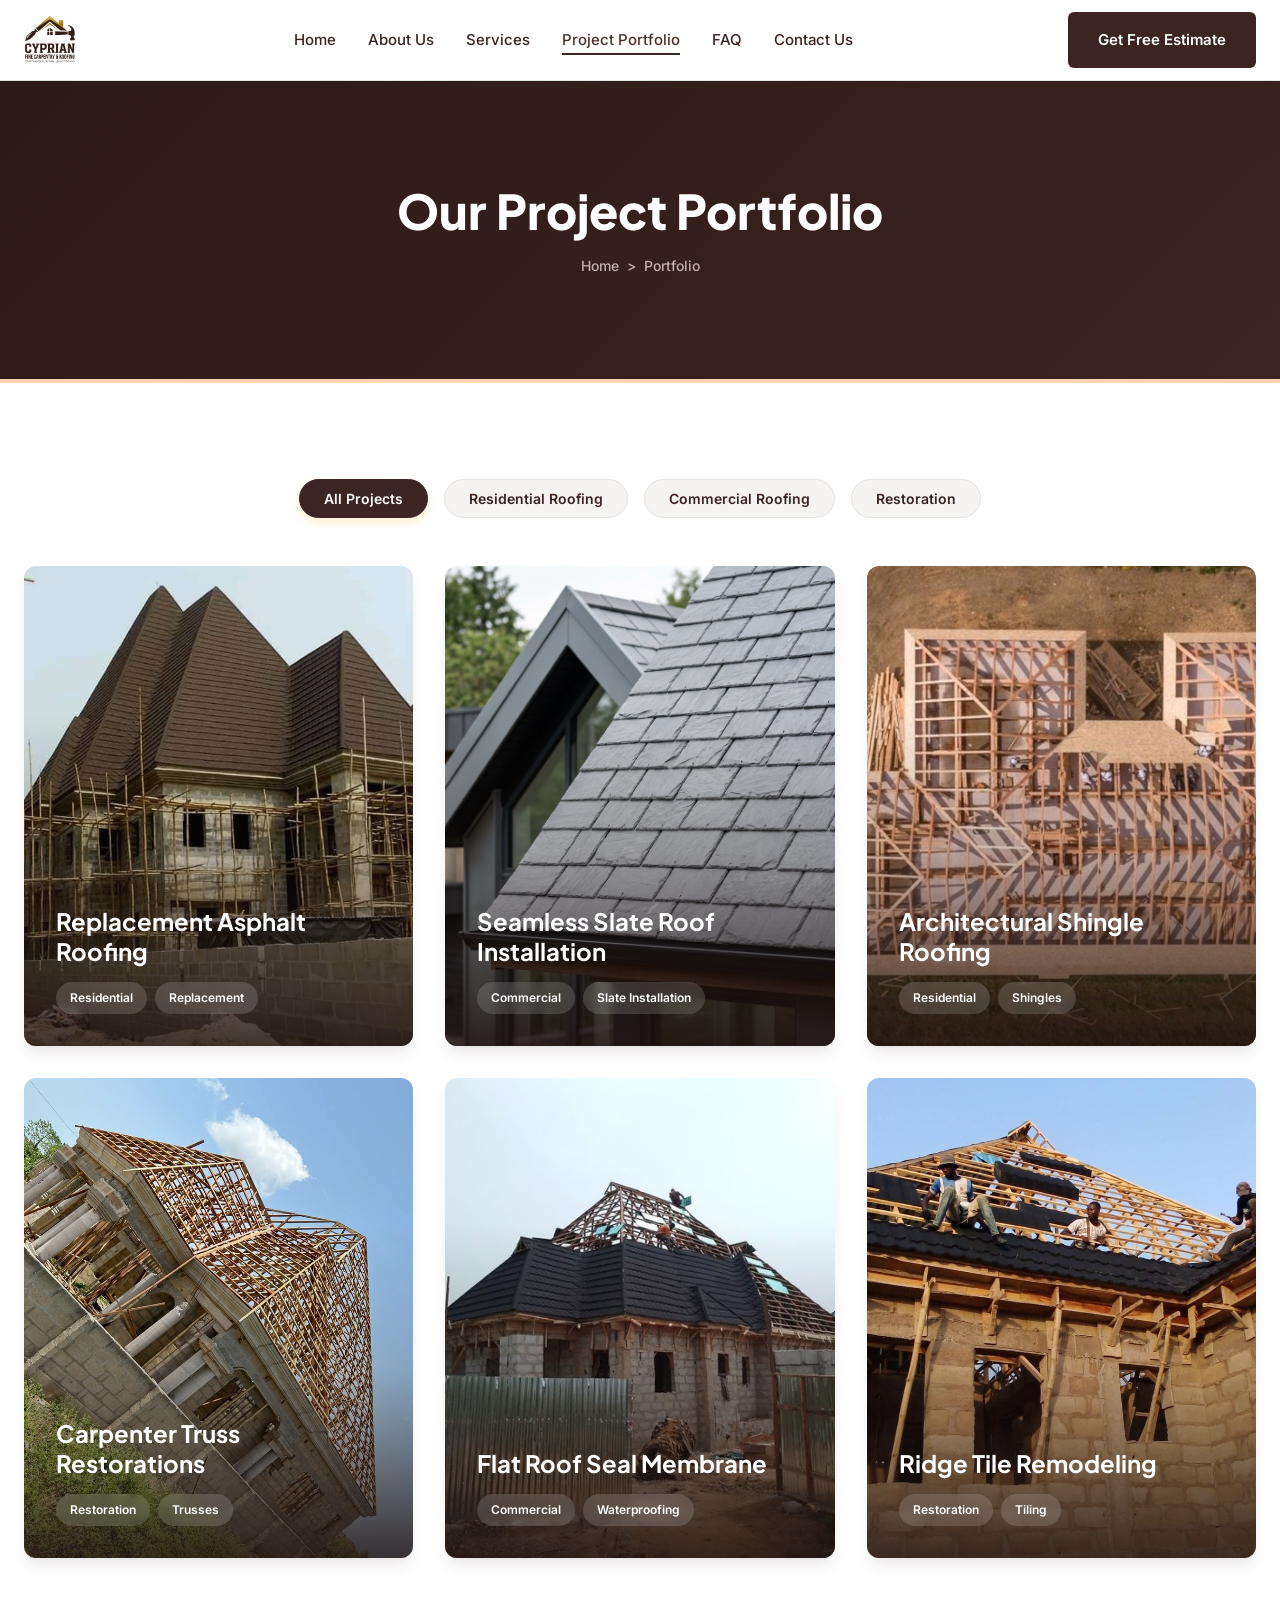
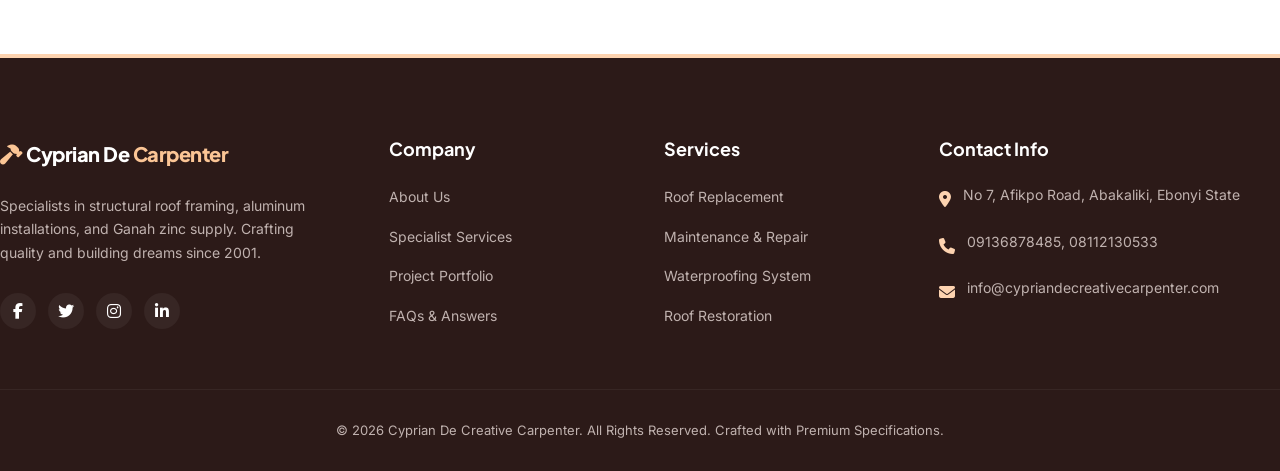
<file: portfolio.html>
<!DOCTYPE html>
<html lang="en">
<head>
  <meta charset="UTF-8">
  <meta name="viewport" content="width=device-width, initial-scale=1.0">
  <title>Project Portfolio | Cyprian De Creative Carpenter</title>
  <meta name="description" content="View past roofing and structural carpentry projects executed by Cyprian De Creative Carpenter. Filter through residential, commercial and custom restoration systems.">
  
  <link rel="stylesheet" href="css/style.css">
  <link rel="stylesheet" href="https://cdnjs.cloudflare.com/ajax/libs/font-awesome/6.4.0/css/all.min.css">
  
  <!-- Favicon -->
  <link rel="icon" type="image/png" href="assets/logo.png">
  
  <style>
    /* Portfolio Filter Styles */
    .filter-group {
      display: flex;
      justify-content: center;
      gap: 16px;
      margin-bottom: 48px;
      flex-wrap: wrap;
    }
    
    .filter-btn {
      padding: 10px 24px;
      background-color: var(--light-bg);
      border: 1px solid var(--light-gray);
      color: var(--text-dark);
      font-weight: 600;
      font-size: 14px;
      border-radius: var(--radius-full);
      cursor: pointer;
      transition: var(--transition);
    }
    
    .filter-btn:hover, .filter-btn.active {
      background-color: var(--primary);
      border-color: var(--primary);
      color: var(--white);
      box-shadow: 0 4px 10px rgba(245, 158, 11, 0.2);
    }
    
    .portfolio-grid-full {
      display: grid;
      grid-template-columns: repeat(3, 1fr);
      gap: 32px;
    }
    
    /* Animation for filtering */
    .portfolio-item {
      display: block;
      transition: opacity 0.4s ease, transform 0.4s ease;
    }
    
    .portfolio-item.hidden {
      display: none;
      opacity: 0;
      transform: scale(0.9);
    }
    
    @media (max-width: 992px) {
      .portfolio-grid-full {
        grid-template-columns: repeat(2, 1fr);
      }
    }
    
    @media (max-width: 576px) {
      .portfolio-grid-full {
        grid-template-columns: 1fr;
      }
    }
  </style>
</head>
<body>

  <!-- 1. Global Navigation Bar (Header) -->
  <header class="header">
    <div class="container nav-container">
      <a href="index.html" class="logo" id="header-logo">
        <img src="assets/logo.png" alt="Cyprian Cyprian De Creative Carpenter Logo" class="logo-img" onerror="this.style.display='none'; document.getElementById('logo-fallback').style.display='block';">
        <div id="logo-fallback" style="display: none;">
          <span class="logo-text"><i class="fa-solid fa-hammer logo-accent"></i> Cyprian De <span class="logo-accent">Carpenter</span></span>
        </div>
      </a>
      
      <ul class="nav-menu">
        <li><a href="index.html" class="nav-link">Home</a></li>
        <li><a href="about.html" class="nav-link">About Us</a></li>
        <li><a href="services.html" class="nav-link">Services</a></li>
        <li><a href="portfolio.html" class="nav-link active">Project Portfolio</a></li>
        <li><a href="index.html#faq-section" class="nav-link">FAQ</a></li>
        <li><a href="contact.html" class="nav-link">Contact Us</a></li>
      </ul>

      <a href="contact.html" class="btn btn-primary" id="nav-cta-btn">Get Free Estimate</a>

      <button class="nav-hamburger" aria-label="Toggle Navigation">
        <span></span>
        <span></span>
        <span></span>
      </button>
    </div>
  </header>

  <!-- 2. Inner Hero Header -->
  <section class="inner-hero">
    <div class="container">
      <h1 class="inner-hero-title">Our Project Portfolio</h1>
      <div class="inner-hero-breadcrumbs">
        <a href="index.html">Home</a> &gt; <span>Portfolio</span>
      </div>
    </div>
  </section>

  <!-- 3. Filterable Gallery -->
  <section class="section-padding">
    <div class="container">
      
      <!-- Filter Controls -->
      <div class="filter-group">
        <button class="filter-btn active" data-filter="all">All Projects</button>
        <button class="filter-btn" data-filter="residential">Residential Roofing</button>
        <button class="filter-btn" data-filter="commercial">Commercial Roofing</button>
        <button class="filter-btn" data-filter="restoration">Restoration</button>
      </div>

      <!-- Portfolio Grid -->
      <div class="portfolio-grid-full">
        <!-- Item 1: Residential Asphalt -->
        <div class="portfolio-item portfolio-card" data-category="residential">
          <img src="assets/Roofing company_ Stone coated roofing sales and installation.jpg" alt="Replacement Asphalt Roofing">
          <div class="portfolio-overlay">
            <h3 class="portfolio-card-title">Replacement Asphalt Roofing</h3>
            <div class="portfolio-tags">
              <span class="portfolio-tag">Residential</span>
              <span class="portfolio-tag">Replacement</span>
            </div>
          </div>
        </div>

        <!-- Item 2: Commercial Slate -->
        <div class="portfolio-item portfolio-card" data-category="commercial">
          <img src="assets/portfolio_slate.png" alt="Seamless Slate Roof Installation">
          <div class="portfolio-overlay">
            <h3 class="portfolio-card-title">Seamless Slate Roof Installation</h3>
            <div class="portfolio-tags">
              <span class="portfolio-tag">Commercial</span>
              <span class="portfolio-tag">Slate Installation</span>
            </div>
          </div>
        </div>

        <!-- Item 3: Residential Shingles -->
        <div class="portfolio-item portfolio-card" data-category="residential">
          <img src="assets/download (8).jpg" alt="Architectural Shingle Roofing">
          <div class="portfolio-overlay">
            <h3 class="portfolio-card-title">Architectural Shingle Roofing</h3>
            <div class="portfolio-tags">
              <span class="portfolio-tag">Residential</span>
              <span class="portfolio-tag">Shingles</span>
            </div>
          </div>
        </div>

        <!-- Item 4: Restoration Rotting Timber -->
        <div class="portfolio-item portfolio-card" data-category="restoration">
          <img src="assets/download (9).jpg" alt="Rotting Structural Joint Repair">
          <div class="portfolio-overlay">
            <h3 class="portfolio-card-title">Carpenter Truss Restorations</h3>
            <div class="portfolio-tags">
              <span class="portfolio-tag">Restoration</span>
              <span class="portfolio-tag">Trusses</span>
            </div>
          </div>
        </div>

        <!-- Item 5: Commercial Flat Roof Sealing -->
        <div class="portfolio-item portfolio-card" data-category="commercial">
          <img src="assets/download (12).jpg" alt="Commercial Flat Roof Waterproofing">
          <div class="portfolio-overlay">
            <h3 class="portfolio-card-title">Flat Roof Seal Membrane</h3>
            <div class="portfolio-tags">
              <span class="portfolio-tag">Commercial</span>
              <span class="portfolio-tag">Waterproofing</span>
            </div>
          </div>
        </div>

        <!-- Item 6: Residential Ridge Restorations -->
        <div class="portfolio-item portfolio-card" data-category="restoration">
          <img src="assets/download (11).jpg" alt="Asphalt Ridge Coating">
          <div class="portfolio-overlay">
            <h3 class="portfolio-card-title">Ridge Tile Remodeling</h3>
            <div class="portfolio-tags">
              <span class="portfolio-tag">Restoration</span>
              <span class="portfolio-tag">Tiling</span>
            </div>
          </div>
        </div>
      </div>
    </div>
  </section>

  <!-- 4. Global Institutional Footer -->
  <footer class="footer">
    <div class="container footer-top">
      <div class="footer-brand">
        <a href="index.html" class="logo" style="margin-bottom: 24px; display: inline-block;">
          <span class="logo-text" style="color: var(--white);"><i class="fa-solid fa-hammer logo-accent"></i> Cyprian De <span class="logo-accent">Carpenter</span></span>
        </a>
        <p class="footer-statement">Specialists in structural roof framing, aluminum installations, and Ganah zinc supply. Crafting quality and building dreams since 2001.</p>
        <div class="footer-socials">
          <a href="#" class="footer-social-link"><i class="fa-brands fa-facebook-f"></i></a>
          <a href="#" class="footer-social-link"><i class="fa-brands fa-twitter"></i></a>
          <a href="#" class="footer-social-link"><i class="fa-brands fa-instagram"></i></a>
          <a href="#" class="footer-social-link"><i class="fa-brands fa-linkedin-in"></i></a>
        </div>
      </div>

      <div>
        <h4 class="footer-col-title">Company</h4>
        <ul class="footer-links">
          <li><a href="about.html" class="footer-link">About Us</a></li>
          <li><a href="services.html" class="footer-link">Specialist Services</a></li>
          <li><a href="portfolio.html" class="footer-link">Project Portfolio</a></li>
          <li><a href="index.html#faq-section" class="footer-link">FAQs & Answers</a></li>
        </ul>
      </div>

      <div>
        <h4 class="footer-col-title">Services</h4>
        <ul class="footer-links">
          <li><a href="services.html#roof-replacement" class="footer-link">Roof Replacement</a></li>
          <li><a href="services.html#maintenance-repair" class="footer-link">Maintenance & Repair</a></li>
          <li><a href="services.html#waterproofing" class="footer-link">Waterproofing System</a></li>
          <li><a href="services.html#roof-restoration" class="footer-link">Roof Restoration</a></li>
        </ul>
      </div>

      <div>
        <h4 class="footer-col-title">Contact Info</h4>
        <div class="footer-contact-item">
          <span class="footer-contact-icon"><i class="fa-solid fa-location-dot"></i></span>
          <span class="footer-contact-text">No 7, Afikpo Road, Abakaliki, Ebonyi State</span>
        </div>
        <div class="footer-contact-item">
          <span class="footer-contact-icon"><i class="fa-solid fa-phone"></i></span>
          <span class="footer-contact-text">09136878485, 08112130533</span>
        </div>
        <div class="footer-contact-item">
          <span class="footer-contact-icon"><i class="fa-solid fa-envelope"></i></span>
          <span class="footer-contact-text">info@cypriandecreativecarpenter.com</span>
        </div>
      </div>
    </div>

    <div class="footer-bottom">
      <div class="container">
        <p>&copy; 2026 Cyprian De Creative Carpenter. All Rights Reserved. Crafted with Premium Specifications.</p>
      </div>
    </div>
  </footer>

  <script src="js/main.js"></script>
  
  <script>
    // Portfolio Filtering Script
    document.addEventListener('DOMContentLoaded', () => {
      const filterBtns = document.querySelectorAll('.filter-btn');
      const portfolioItems = document.querySelectorAll('.portfolio-item');
      
      filterBtns.forEach(btn => {
        btn.addEventListener('click', () => {
          // Remove active class from all buttons
          filterBtns.forEach(b => b.classList.remove('active'));
          // Add active class to clicked button
          btn.classList.add('active');
          
          const filterValue = btn.getAttribute('data-filter');
          
          portfolioItems.forEach(item => {
            const category = item.getAttribute('data-category');
            if (filterValue === 'all' || category === filterValue) {
              item.classList.remove('hidden');
            } else {
              item.classList.add('hidden');
            }
          });
        });
      });
    });
  </script>
</body>
</html>
</file>
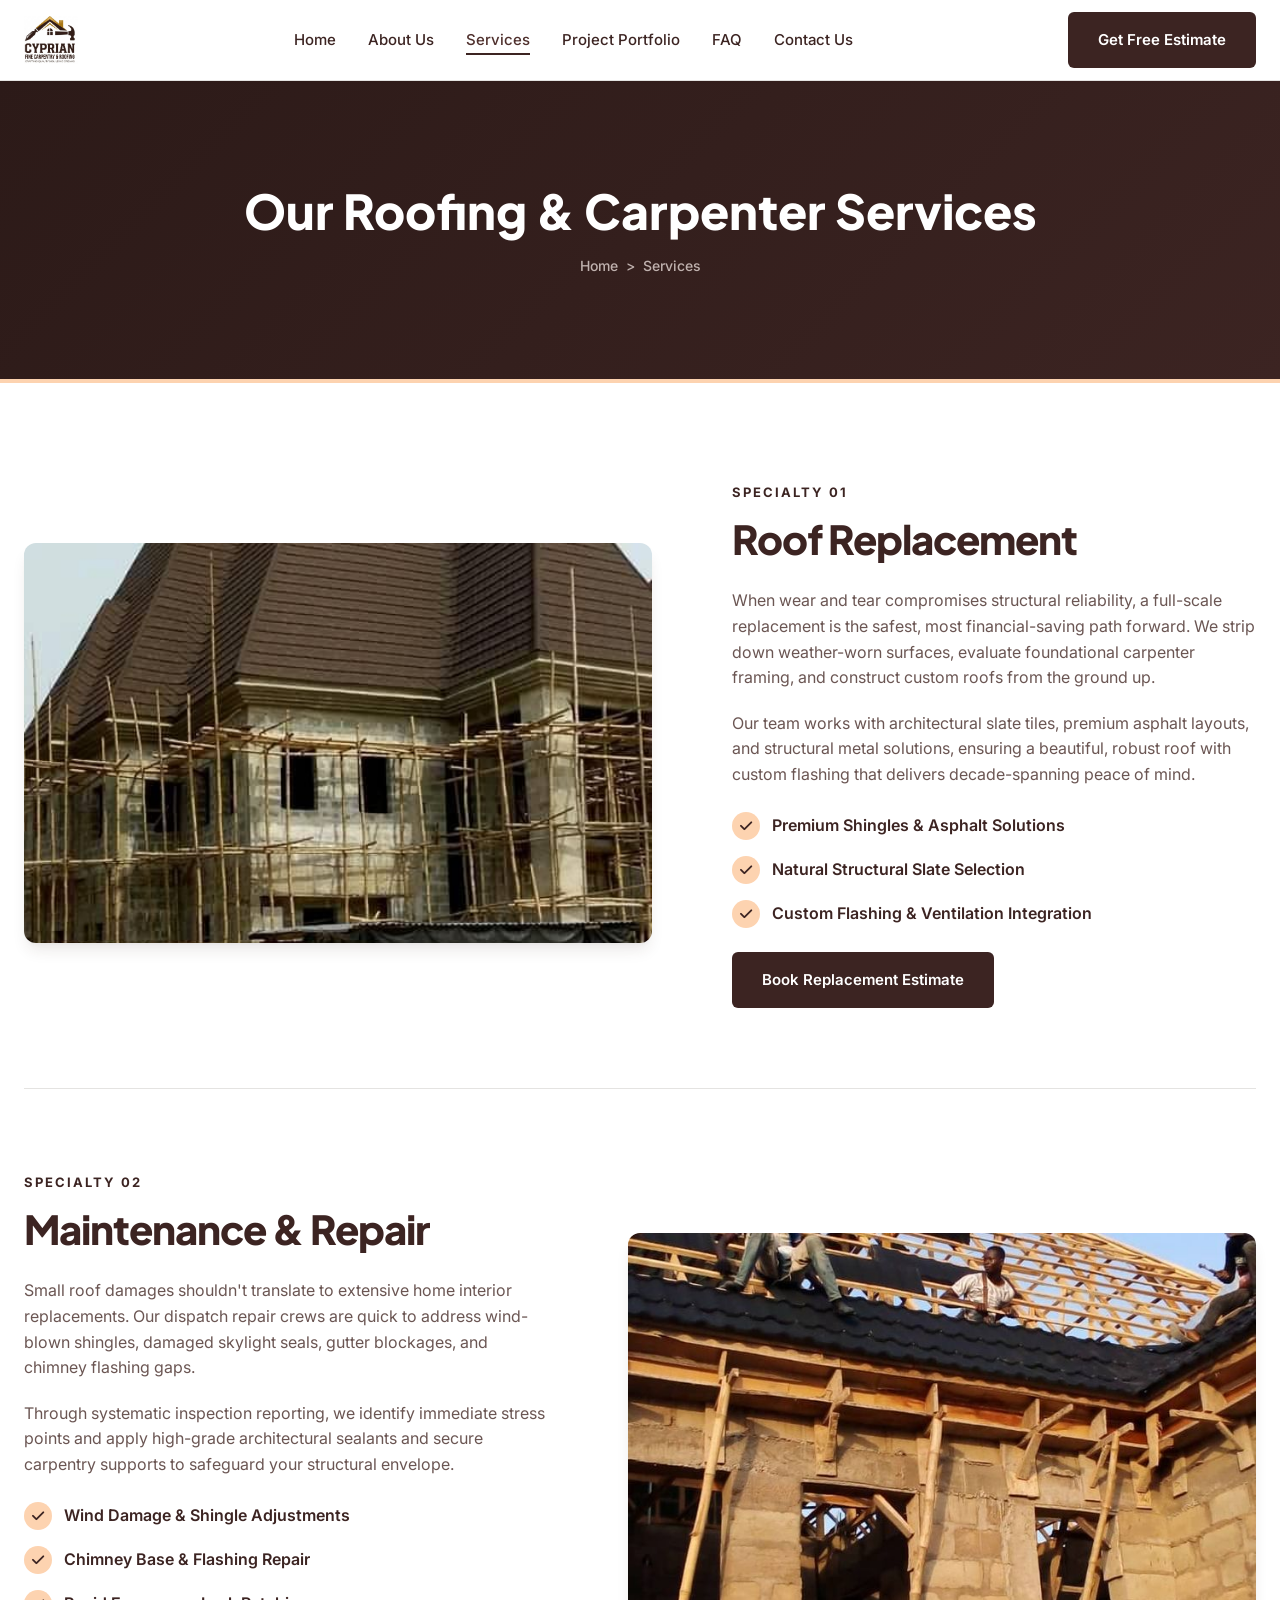
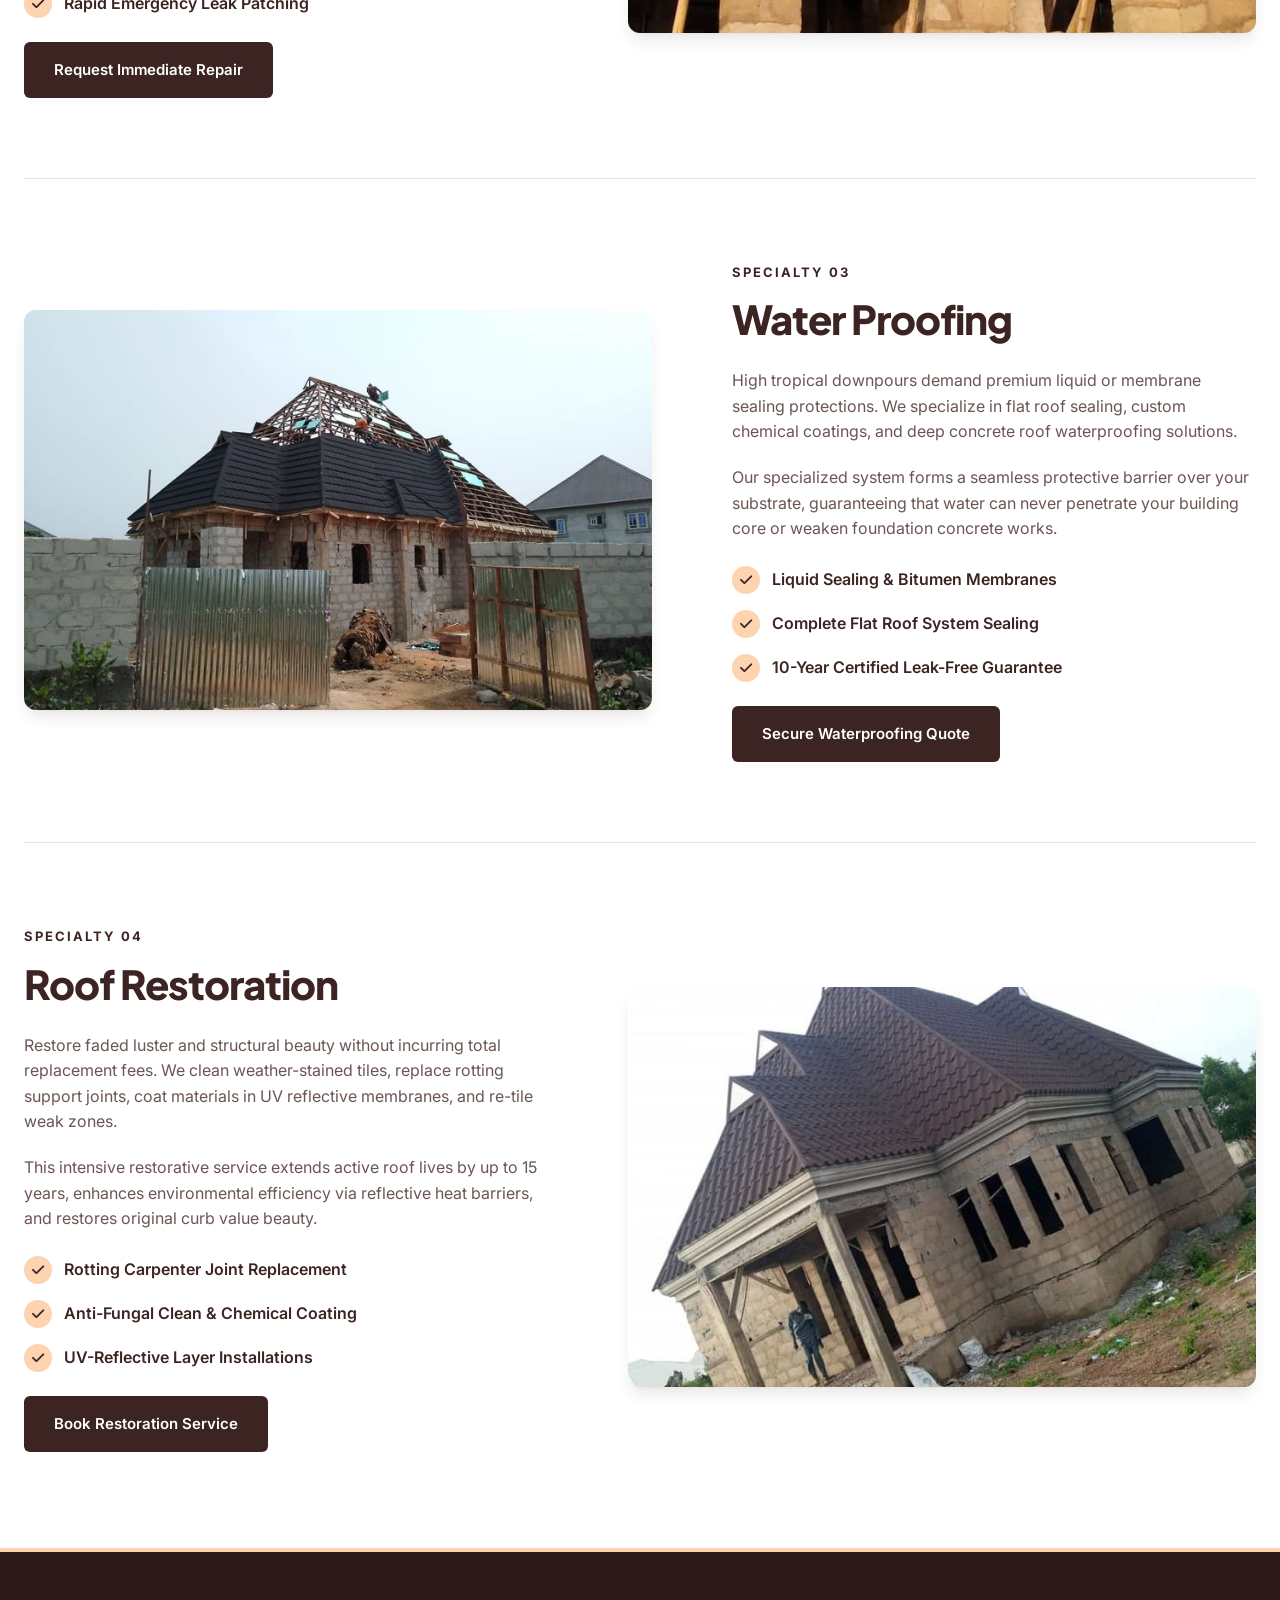
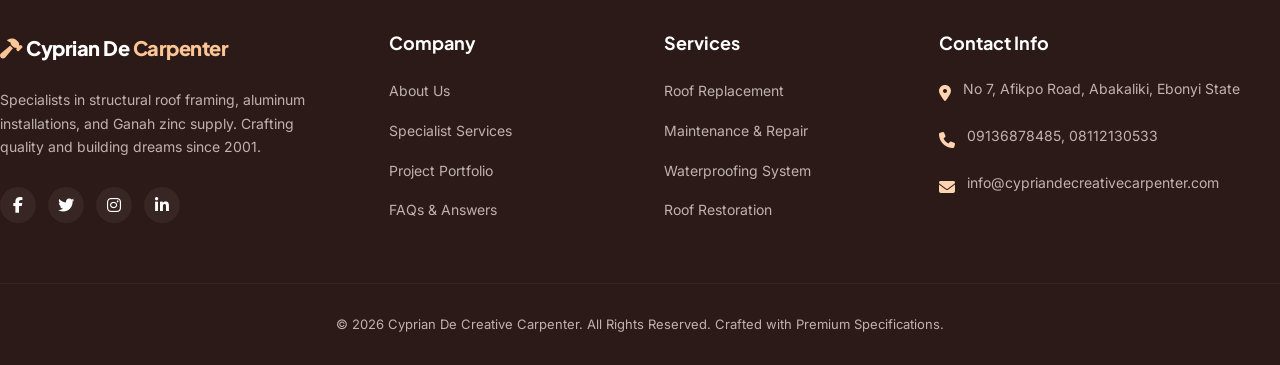
<file: services.html>
<!DOCTYPE html>
<html lang="en">
<head>
  <meta charset="UTF-8">
  <meta name="viewport" content="width=device-width, initial-scale=1.0">
  <title>Our Services | Cyprian De Creative Carpenter</title>
  <meta name="description" content="Explore specialized architectural and roofing services by Cyprian De Creative Carpenter. Detailed deep-dive into replacement, repairs, waterproofing and restoration.">
  
  <link rel="stylesheet" href="css/style.css">
  <link rel="stylesheet" href="https://cdnjs.cloudflare.com/ajax/libs/font-awesome/6.4.0/css/all.min.css">
  
  <!-- Favicon -->
  <link rel="icon" type="image/png" href="assets/logo.png">
</head>
<body>

  <!-- 1. Global Navigation Bar (Header) -->
  <header class="header">
    <div class="container nav-container">
      <a href="index.html" class="logo" id="header-logo">
        <img src="assets/logo.png" alt="Cyprian Cyprian De Creative Carpenter Logo" class="logo-img" onerror="this.style.display='none'; document.getElementById('logo-fallback').style.display='block';">
        <div id="logo-fallback" style="display: none;">
          <span class="logo-text"><i class="fa-solid fa-hammer logo-accent"></i> Cyprian De <span class="logo-accent">Carpenter</span></span>
        </div>
      </a>
      
      <ul class="nav-menu">
        <li><a href="index.html" class="nav-link">Home</a></li>
        <li><a href="about.html" class="nav-link">About Us</a></li>
        <li><a href="services.html" class="nav-link active">Services</a></li>
        <li><a href="portfolio.html" class="nav-link">Project Portfolio</a></li>
        <li><a href="index.html#faq-section" class="nav-link">FAQ</a></li>
        <li><a href="contact.html" class="nav-link">Contact Us</a></li>
      </ul>

      <a href="contact.html" class="btn btn-primary" id="nav-cta-btn">Get Free Estimate</a>

      <button class="nav-hamburger" aria-label="Toggle Navigation">
        <span></span>
        <span></span>
        <span></span>
      </button>
    </div>
  </header>

  <!-- 2. Inner Hero Header -->
  <section class="inner-hero">
    <div class="container">
      <h1 class="inner-hero-title">Our Roofing & Carpenter Services</h1>
      <div class="inner-hero-breadcrumbs">
        <a href="index.html">Home</a> &gt; <span>Services</span>
      </div>
    </div>
  </section>

  <!-- 3. Services Deep-Dive -->
  <section class="section-padding">
    <div class="container" style="display: flex; flex-direction: column; gap: 80px;">
      
      <!-- Service 1: Roof Replacement -->
      <div class="intro-grid" id="roof-replacement">
        <div class="service-media">
          <img src="assets/Roofing company_ Stone coated roofing sales and installation.jpg" alt="Roof Replacement" style="border-radius: var(--radius-md); box-shadow: var(--shadow-lg); width: 100%; height: 400px; object-fit: cover;">
        </div>
        <div>
          <span class="section-label">SPECIALTY 01</span>
          <h2 class="section-title">Roof Replacement</h2>
          <p class="intro-text" style="margin-bottom: 20px;">When wear and tear compromises structural reliability, a full-scale replacement is the safest, most financial-saving path forward. We strip down weather-worn surfaces, evaluate foundational carpenter framing, and construct custom roofs from the ground up.</p>
          <p class="intro-text" style="margin-bottom: 24px;">Our team works with architectural slate tiles, premium asphalt layouts, and structural metal solutions, ensuring a beautiful, robust roof with custom flashing that delivers decade-spanning peace of mind.</p>
          
          <ul class="checklist" style="margin-bottom: 24px;">
            <li class="checklist-item"><span class="checklist-icon"><i class="fa-solid fa-check"></i></span> Premium Shingles & Asphalt Solutions</li>
            <li class="checklist-item"><span class="checklist-icon"><i class="fa-solid fa-check"></i></span> Natural Structural Slate Selection</li>
            <li class="checklist-item"><span class="checklist-icon"><i class="fa-solid fa-check"></i></span> Custom Flashing & Ventilation Integration</li>
          </ul>
          <a href="contact.html?service=replacement" class="btn btn-primary">Book Replacement Estimate</a>
        </div>
      </div>

      <hr style="border: 0; border-top: 1px solid var(--light-gray);">

      <!-- Service 2: Maintenance & Repair -->
      <div class="intro-grid" id="maintenance-repair" style="direction: rtl;">
        <div class="service-media" style="direction: ltr;">
          <img src="assets/download (11).jpg" alt="Maintenance & Repair" style="border-radius: var(--radius-md); box-shadow: var(--shadow-lg); width: 100%; height: 400px; object-fit: cover;">
        </div>
        <div style="direction: ltr;">
          <span class="section-label">SPECIALTY 02</span>
          <h2 class="section-title">Maintenance & Repair</h2>
          <p class="intro-text" style="margin-bottom: 20px;">Small roof damages shouldn't translate to extensive home interior replacements. Our dispatch repair crews are quick to address wind-blown shingles, damaged skylight seals, gutter blockages, and chimney flashing gaps.</p>
          <p class="intro-text" style="margin-bottom: 24px;">Through systematic inspection reporting, we identify immediate stress points and apply high-grade architectural sealants and secure carpentry supports to safeguard your structural envelope.</p>
          
          <ul class="checklist" style="margin-bottom: 24px;">
            <li class="checklist-item"><span class="checklist-icon"><i class="fa-solid fa-check"></i></span> Wind Damage & Shingle Adjustments</li>
            <li class="checklist-item"><span class="checklist-icon"><i class="fa-solid fa-check"></i></span> Chimney Base & Flashing Repair</li>
            <li class="checklist-item"><span class="checklist-icon"><i class="fa-solid fa-check"></i></span> Rapid Emergency Leak Patching</li>
          </ul>
          <a href="contact.html?service=repair" class="btn btn-primary">Request Immediate Repair</a>
        </div>
      </div>

      <hr style="border: 0; border-top: 1px solid var(--light-gray);">

      <!-- Service 3: Water Proofing -->
      <div class="intro-grid" id="waterproofing">
        <div class="service-media">
          <img src="assets/download (12).jpg" alt="Water Proofing" style="border-radius: var(--radius-md); box-shadow: var(--shadow-lg); width: 100%; height: 400px; object-fit: cover;">
        </div>
        <div>
          <span class="section-label">SPECIALTY 03</span>
          <h2 class="section-title">Water Proofing</h2>
          <p class="intro-text" style="margin-bottom: 20px;">High tropical downpours demand premium liquid or membrane sealing protections. We specialize in flat roof sealing, custom chemical coatings, and deep concrete roof waterproofing solutions.</p>
          <p class="intro-text" style="margin-bottom: 24px;">Our specialized system forms a seamless protective barrier over your substrate, guaranteeing that water can never penetrate your building core or weaken foundation concrete works.</p>
          
          <ul class="checklist" style="margin-bottom: 24px;">
            <li class="checklist-item"><span class="checklist-icon"><i class="fa-solid fa-check"></i></span> Liquid Sealing & Bitumen Membranes</li>
            <li class="checklist-item"><span class="checklist-icon"><i class="fa-solid fa-check"></i></span> Complete Flat Roof System Sealing</li>
            <li class="checklist-item"><span class="checklist-icon"><i class="fa-solid fa-check"></i></span> 10-Year Certified Leak-Free Guarantee</li>
          </ul>
          <a href="contact.html?service=waterproofing" class="btn btn-primary">Secure Waterproofing Quote</a>
        </div>
      </div>

      <hr style="border: 0; border-top: 1px solid var(--light-gray);">

      <!-- Service 4: Roof Restoration -->
      <div class="intro-grid" id="roof-restoration" style="direction: rtl;">
        <div class="service-media" style="direction: ltr;">
          <img src="assets/download (13).jpg" alt="Roof Restoration" style="border-radius: var(--radius-md); box-shadow: var(--shadow-lg); width: 100%; height: 400px; object-fit: cover;">
        </div>
        <div style="direction: ltr;">
          <span class="section-label">SPECIALTY 04</span>
          <h2 class="section-title">Roof Restoration</h2>
          <p class="intro-text" style="margin-bottom: 20px;">Restore faded luster and structural beauty without incurring total replacement fees. We clean weather-stained tiles, replace rotting support joints, coat materials in UV reflective membranes, and re-tile weak zones.</p>
          <p class="intro-text" style="margin-bottom: 24px;">This intensive restorative service extends active roof lives by up to 15 years, enhances environmental efficiency via reflective heat barriers, and restores original curb value beauty.</p>
          
          <ul class="checklist" style="margin-bottom: 24px;">
            <li class="checklist-item"><span class="checklist-icon"><i class="fa-solid fa-check"></i></span> Rotting Carpenter Joint Replacement</li>
            <li class="checklist-item"><span class="checklist-icon"><i class="fa-solid fa-check"></i></span> Anti-Fungal Clean & Chemical Coating</li>
            <li class="checklist-item"><span class="checklist-icon"><i class="fa-solid fa-check"></i></span> UV-Reflective Layer Installations</li>
          </ul>
          <a href="contact.html?service=restoration" class="btn btn-primary">Book Restoration Service</a>
        </div>
      </div>

    </div>
  </section>

  <!-- 4. Global Institutional Footer -->
  <footer class="footer">
    <div class="container footer-top">
      <div class="footer-brand">
        <a href="index.html" class="logo" style="margin-bottom: 24px; display: inline-block;">
          <span class="logo-text" style="color: var(--white);"><i class="fa-solid fa-hammer logo-accent"></i> Cyprian De <span class="logo-accent">Carpenter</span></span>
        </a>
        <p class="footer-statement">Specialists in structural roof framing, aluminum installations, and Ganah zinc supply. Crafting quality and building dreams since 2001.</p>
        <div class="footer-socials">
          <a href="#" class="footer-social-link"><i class="fa-brands fa-facebook-f"></i></a>
          <a href="#" class="footer-social-link"><i class="fa-brands fa-twitter"></i></a>
          <a href="#" class="footer-social-link"><i class="fa-brands fa-instagram"></i></a>
          <a href="#" class="footer-social-link"><i class="fa-brands fa-linkedin-in"></i></a>
        </div>
      </div>

      <div>
        <h4 class="footer-col-title">Company</h4>
        <ul class="footer-links">
          <li><a href="about.html" class="footer-link">About Us</a></li>
          <li><a href="services.html" class="footer-link">Specialist Services</a></li>
          <li><a href="portfolio.html" class="footer-link">Project Portfolio</a></li>
          <li><a href="index.html#faq-section" class="footer-link">FAQs & Answers</a></li>
        </ul>
      </div>

      <div>
        <h4 class="footer-col-title">Services</h4>
        <ul class="footer-links">
          <li><a href="services.html#roof-replacement" class="footer-link">Roof Replacement</a></li>
          <li><a href="services.html#maintenance-repair" class="footer-link">Maintenance & Repair</a></li>
          <li><a href="services.html#waterproofing" class="footer-link">Waterproofing System</a></li>
          <li><a href="services.html#roof-restoration" class="footer-link">Roof Restoration</a></li>
        </ul>
      </div>

      <div>
        <h4 class="footer-col-title">Contact Info</h4>
        <div class="footer-contact-item">
          <span class="footer-contact-icon"><i class="fa-solid fa-location-dot"></i></span>
          <span class="footer-contact-text">No 7, Afikpo Road, Abakaliki, Ebonyi State</span>
        </div>
        <div class="footer-contact-item">
          <span class="footer-contact-icon"><i class="fa-solid fa-phone"></i></span>
          <span class="footer-contact-text">09136878485, 08112130533</span>
        </div>
        <div class="footer-contact-item">
          <span class="footer-contact-icon"><i class="fa-solid fa-envelope"></i></span>
          <span class="footer-contact-text">info@cypriandecreativecarpenter.com</span>
        </div>
      </div>
    </div>

    <div class="footer-bottom">
      <div class="container">
        <p>&copy; 2026 Cyprian De Creative Carpenter. All Rights Reserved. Crafted with Premium Specifications.</p>
      </div>
    </div>
  </footer>

  <script src="js/main.js"></script>
</body>
</html>
</file>
<file: css/style.css>
/* 
  De Creative Carpenter - Style Sheets
  Premium Design System & Components
  Earthy Flier Palette: Deep Chocolate Brown, Soft Peach/Apricot, Warm Gray & Cream
*/

@import url('https://fonts.googleapis.com/css2?family=Inter:wght@300;400;500;600&family=Plus+Jakarta+Sans:wght@500;600;700;800&display=swap');

:root {
  /* Color Palette based on Cyprian De Creative Carpenter Flier */
  --primary: #3C2422;          /* Deep Chocolate Brown */
  --primary-hover: #4F302D;    /* Espresso Dark */
  --accent: #FDD3B0;           /* Soft Apricot/Peach */
  --accent-hover: #FBC595;     /* Warm Peach */
  --dark-bg: #3C2422;          /* Rich Chocolate Brown */
  --dark-navy: #2C1A18;        /* Dark Espresso */
  --light-bg: #F5F4F2;         /* Off-white Cream */
  --light-gray: #E4E3E1;       /* Soft Warm Gray from Flier */
  --white: #FFFFFF;
  --highlight-card: #FDD3B0;   /* Apricot card highlight */
  
  /* Text Colors */
  --text-dark: #3C2422;        /* High Contrast Chocolate */
  --text-muted: #6B5653;       /* Muted Brownish Gray */
  --text-light: #FDFBF7;       /* Crisp Light Cream */
  --text-light-muted: #C0B2AF; /* Light Muted Brown */

  /* Structural Details */
  --radius-sm: 6px;
  --radius-md: 12px;
  --radius-lg: 20px;
  --radius-full: 9999px;
  --shadow-sm: 0 1px 3px rgba(60, 36, 34, 0.05);
  --shadow-md: 0 4px 6px -1px rgba(60, 36, 34, 0.08), 0 2px 4px -2px rgba(60, 36, 34, 0.04);
  --shadow-lg: 0 10px 15px -3px rgba(60, 36, 34, 0.1), 0 4px 6px -4px rgba(60, 36, 34, 0.05);
  --shadow-xl: 0 20px 25px -5px rgba(60, 36, 34, 0.15), 0 8px 10px -6px rgba(60, 36, 34, 0.1);
  --transition: all 0.3s cubic-bezier(0.4, 0, 0.2, 1);
  --font-headings: 'Plus Jakarta Sans', sans-serif;
  --font-body: 'Inter', sans-serif;
}

/* Reset & Global Base */
*, *::before, *::after {
  box-sizing: border-box;
  margin: 0;
  padding: 0;
}

html {
  scroll-behavior: smooth;
}

body {
  font-family: var(--font-body);
  background-color: var(--white);
  color: var(--text-dark);
  line-height: 1.6;
  -webkit-font-smoothing: antialiased;
  overflow-x: hidden;
}

h1, h2, h3, h4, h5, h6 {
  font-family: var(--font-headings);
  font-weight: 700;
  line-height: 1.25;
  color: var(--dark-navy);
}

a {
  text-decoration: none;
  color: inherit;
  transition: var(--transition);
}

button, input, textarea, select {
  font-family: inherit;
}

img {
  max-width: 100%;
  height: auto;
  display: block;
}

.container {
  width: 100%;
  max-width: 1280px;
  margin: 0 auto;
  padding: 0 24px;
}

/* Utility Classes */
.text-center { text-align: center; }
.section-padding { padding: 96px 0; }
.section-padding-sm { padding: 64px 0; }
.bg-light { background-color: var(--light-bg); }
.bg-dark { background-color: var(--dark-bg); color: var(--text-light); }
.bg-navy { background-color: var(--dark-navy); color: var(--text-light); }

/* Buttons & CTAs */
.btn {
  display: inline-flex;
  align-items: center;
  justify-content: center;
  gap: 8px;
  padding: 14px 28px;
  font-weight: 600;
  font-size: 15px;
  border-radius: var(--radius-sm);
  border: 2px solid transparent;
  cursor: pointer;
  transition: var(--transition);
}

.btn-primary {
  background-color: var(--primary);
  color: var(--white);
}

.btn-primary:hover {
  background-color: var(--primary-hover);
  transform: translateY(-2px);
  box-shadow: 0 4px 12px rgba(60, 36, 34, 0.3);
}

.btn-secondary {
  background-color: transparent;
  border-color: var(--white);
  color: var(--white);
}

.btn-secondary:hover {
  background-color: var(--white);
  color: var(--primary);
  transform: translateY(-2px);
}

.btn-outline-dark {
  background-color: transparent;
  border-color: var(--dark-navy);
  color: var(--dark-navy);
}

.btn-outline-dark:hover {
  background-color: var(--dark-navy);
  color: var(--white);
  transform: translateY(-2px);
}

.btn-outline-primary {
  background-color: transparent;
  border-color: var(--primary);
  color: var(--primary);
}

.btn-outline-primary:hover {
  background-color: var(--primary);
  color: var(--white);
  transform: translateY(-2px);
}

/* Header & Global Nav */
.header {
  position: sticky;
  top: 0;
  z-index: 1000;
  background-color: var(--white);
  box-shadow: var(--shadow-sm);
  border-bottom: 1px solid var(--light-gray);
  transition: var(--transition);
}

.header.scrolled {
  padding: 10px 0;
  box-shadow: var(--shadow-md);
}

.nav-container {
  display: flex;
  justify-content: space-between;
  align-items: center;
  height: 80px;
}

.logo {
  display: flex;
  align-items: center;
  gap: 12px;
}

.logo-img {
  height: 48px;
  width: auto;
}

.logo-text {
  font-family: var(--font-headings);
  font-weight: 800;
  font-size: 20px;
  color: var(--dark-navy);
  letter-spacing: -0.5px;
}

.logo-accent {
  color: var(--accent-hover);
}

.nav-menu {
  display: flex;
  list-style: none;
  gap: 32px;
}

.nav-link {
  font-weight: 500;
  font-size: 15px;
  color: var(--text-dark);
  position: relative;
}

.nav-link:hover, .nav-link.active {
  color: var(--primary-hover);
}

.nav-link::after {
  content: '';
  position: absolute;
  bottom: -6px;
  left: 0;
  width: 0;
  height: 2px;
  background-color: var(--primary);
  transition: var(--transition);
}

.nav-link:hover::after, .nav-link.active::after {
  width: 100%;
}

.nav-hamburger {
  display: none;
  background: none;
  border: none;
  cursor: pointer;
  flex-direction: column;
  gap: 6px;
}

.nav-hamburger span {
  display: block;
  width: 24px;
  height: 2px;
  background-color: var(--dark-navy);
  transition: var(--transition);
}

/* Hero Section */
.hero {
  padding: 80px 0 120px 0;
  overflow: hidden;
  background: linear-gradient(135deg, var(--white) 60%, var(--light-bg) 100%);
}

.hero-grid {
  display: grid;
  grid-template-columns: 1fr 1fr;
  gap: 64px;
  align-items: center;
}

.hero-tagline {
  display: inline-block;
  padding: 6px 16px;
  background-color: var(--light-gray);
  border-radius: var(--radius-full);
  font-weight: 600;
  font-size: 13px;
  letter-spacing: 1px;
  text-transform: uppercase;
  color: var(--primary);
  margin-bottom: 24px;
}

.hero-title {
  font-size: 56px;
  font-weight: 800;
  letter-spacing: -1.5px;
  margin-bottom: 24px;
  color: var(--primary);
}

.hero-desc {
  font-size: 18px;
  color: var(--text-muted);
  margin-bottom: 40px;
  max-width: 520px;
}

.hero-cta-group {
  display: flex;
  gap: 16px;
  margin-bottom: 48px;
}

.hero-social-proof {
  display: flex;
  align-items: center;
  gap: 16px;
}

.avatar-group {
  display: flex;
}

.avatar-group img {
  width: 40px;
  height: 40px;
  border-radius: var(--radius-full);
  border: 2px solid var(--white);
  margin-left: -12px;
}

.avatar-group img:first-child {
  margin-left: 0;
}

.social-proof-text {
  font-size: 14px;
  font-weight: 500;
  color: var(--text-muted);
}

.social-proof-stars {
  color: var(--accent-hover);
  margin-left: 4px;
}

.hero-visual {
  position: relative;
}

.hero-img-wrapper {
  position: relative;
  border-radius: var(--radius-md);
  overflow: hidden;
  box-shadow: var(--shadow-xl);
}

.hero-img-wrapper::after {
  content: '';
  position: absolute;
  top: 0;
  left: 0;
  width: 100%;
  height: 100%;
  background: linear-gradient(to top, rgba(60, 36, 34, 0.2), transparent);
}

.hero-badge-experience {
  position: absolute;
  bottom: 24px;
  left: -24px;
  background-color: var(--accent);
  color: var(--primary);
  padding: 20px 32px;
  border-radius: var(--radius-sm);
  box-shadow: var(--shadow-lg);
  text-align: center;
}

.hero-badge-experience .years {
  font-size: 36px;
  font-weight: 800;
  font-family: var(--font-headings);
  display: block;
  line-height: 1;
}

.hero-badge-experience .label {
  font-size: 12px;
  font-weight: 600;
  text-transform: uppercase;
  letter-spacing: 1px;
}

/* Executive Intro Section */
.intro-grid {
  display: grid;
  grid-template-columns: 1.2fr 1fr;
  gap: 80px;
  align-items: center;
}

.intro-collage {
  display: grid;
  grid-template-columns: repeat(12, 1fr);
  grid-template-rows: repeat(12, 1fr);
  height: 520px;
}

.collage-img-1 {
  grid-column: 1 / 8;
  grid-row: 1 / 11;
  border-radius: var(--radius-md);
  overflow: hidden;
  box-shadow: var(--shadow-lg);
}

.collage-img-2 {
  grid-column: 7 / 13;
  grid-row: 6 / 13;
  border-radius: var(--radius-md);
  overflow: hidden;
  box-shadow: var(--shadow-xl);
  border: 4px solid var(--white);
  z-index: 2;
}

.collage-img-3 {
  grid-column: 8 / 12;
  grid-row: 1 / 5;
  border-radius: var(--radius-md);
  overflow: hidden;
  box-shadow: var(--shadow-md);
  border: 3px solid var(--white);
  z-index: 1;
}

.collage-img-1 img, .collage-img-2 img, .collage-img-3 img {
  width: 100%;
  height: 100%;
  object-fit: cover;
}

.section-label {
  color: var(--primary);
  font-weight: 700;
  letter-spacing: 2px;
  font-size: 13px;
  text-transform: uppercase;
  margin-bottom: 12px;
  display: inline-block;
}

.section-title {
  font-size: 40px;
  font-weight: 800;
  letter-spacing: -1px;
  margin-bottom: 24px;
  color: var(--primary);
}

.intro-text {
  color: var(--text-muted);
  margin-bottom: 32px;
}

.checklist {
  list-style: none;
  margin-bottom: 40px;
}

.checklist-item {
  display: flex;
  align-items: center;
  gap: 12px;
  font-weight: 600;
  margin-bottom: 16px;
  color: var(--primary);
}

.checklist-icon {
  background-color: var(--accent);
  color: var(--primary);
  width: 28px;
  height: 28px;
  border-radius: var(--radius-full);
  display: flex;
  align-items: center;
  justify-content: center;
  font-size: 14px;
}

/* Services Grid Section */
.services-header {
  display: grid;
  grid-template-columns: 1fr 1.2fr;
  gap: 48px;
  margin-bottom: 64px;
  align-items: flex-end;
}

.services-header-desc {
  font-size: 16px;
  color: var(--text-muted);
}

.services-list {
  display: flex;
  flex-direction: column;
  gap: 20px;
}

.service-bar {
  display: flex;
  align-items: center;
  justify-content: space-between;
  padding: 32px 40px;
  background-color: var(--white);
  border: 1px solid var(--light-gray);
  border-radius: var(--radius-md);
  transition: var(--transition);
}

.service-bar:hover {
  transform: translateY(-4px);
  border-color: var(--accent);
  box-shadow: var(--shadow-lg);
}

.service-left {
  display: flex;
  align-items: center;
  gap: 32px;
  flex: 1;
}

.service-icon {
  width: 64px;
  height: 64px;
  background-color: var(--light-gray);
  border-radius: var(--radius-md);
  color: var(--primary);
  display: flex;
  align-items: center;
  justify-content: center;
  font-size: 28px;
  flex-shrink: 0;
  transition: var(--transition);
}

.service-bar:hover .service-icon {
  background-color: var(--primary);
  color: var(--white);
}

.service-details {
  max-width: 680px;
}

.service-title {
  font-size: 22px;
  font-weight: 700;
  margin-bottom: 8px;
  color: var(--primary);
}

.service-desc {
  font-size: 15px;
  color: var(--text-muted);
}

.service-arrow {
  width: 52px;
  height: 52px;
  border-radius: var(--radius-full);
  border: 2px solid var(--light-gray);
  display: flex;
  align-items: center;
  justify-content: center;
  color: var(--primary);
  font-size: 18px;
  transition: var(--transition);
  cursor: pointer;
}

.service-bar:hover .service-arrow {
  background-color: var(--accent);
  border-color: var(--accent);
  color: var(--primary);
  transform: rotate(-45deg);
}

/* Portfolio Preview Section */
.portfolio-header {
  display: flex;
  justify-content: space-between;
  align-items: flex-end;
  margin-bottom: 64px;
}

.portfolio-header .section-title {
  color: var(--white);
  margin-bottom: 0;
}

.portfolio-grid {
  display: grid;
  grid-template-columns: repeat(3, 1fr);
  gap: 32px;
}

.portfolio-card {
  position: relative;
  height: 480px;
  border-radius: var(--radius-md);
  overflow: hidden;
  box-shadow: var(--shadow-lg);
  cursor: pointer;
}

.portfolio-card img {
  width: 100%;
  height: 100%;
  object-fit: cover;
  transition: var(--transition);
}

.portfolio-overlay {
  position: absolute;
  top: 0;
  left: 0;
  width: 100%;
  height: 100%;
  background: linear-gradient(to top, rgba(30, 18, 17, 0.85) 0%, rgba(30, 18, 17, 0.2) 40%, transparent 70%);
  display: flex;
  flex-direction: column;
  justify-content: flex-end;
  padding: 32px;
  transition: var(--transition);
}

.portfolio-card:hover img {
  transform: scale(1.05);
}

.portfolio-card:hover .portfolio-overlay {
  background: linear-gradient(to top, rgba(30, 18, 17, 0.9) 0%, rgba(30, 18, 17, 0.35) 50%, transparent 80%);
}

.portfolio-card-title {
  font-size: 24px;
  font-weight: 700;
  color: var(--white);
  margin-bottom: 16px;
}

.portfolio-tags {
  display: flex;
  gap: 8px;
}

.portfolio-tag {
  background-color: rgba(255, 255, 255, 0.15);
  color: var(--white);
  font-size: 12px;
  font-weight: 600;
  padding: 6px 14px;
  border-radius: var(--radius-full);
  backdrop-filter: blur(4px);
}

.portfolio-card:hover .portfolio-tag {
  background-color: rgba(44, 26, 24, 0.2);
}

/* Core Values Grid Section */
.values-grid {
  display: grid;
  grid-template-columns: repeat(4, 1fr);
  gap: 32px;
  margin-top: 64px;
}

.value-card {
  background-color: var(--white);
  border: 1px solid var(--light-gray);
  border-radius: var(--radius-md);
  padding: 40px 32px;
  transition: var(--transition);
  display: flex;
  flex-direction: column;
}

.value-icon {
  width: 56px;
  height: 56px;
  background-color: var(--light-bg);
  color: var(--primary);
  border-radius: var(--radius-sm);
  display: flex;
  align-items: center;
  justify-content: center;
  font-size: 24px;
  margin-bottom: 28px;
  transition: var(--transition);
}

.value-title {
  font-size: 20px;
  font-weight: 700;
  margin-bottom: 16px;
  color: var(--primary);
}

.value-desc {
  font-size: 14px;
  color: var(--text-muted);
  margin-bottom: 24px;
  flex-grow: 1;
}

.value-link {
  font-size: 14px;
  font-weight: 600;
  color: var(--primary);
  display: inline-flex;
  align-items: center;
  gap: 6px;
}

.value-link:hover {
  gap: 10px;
}

/* Dynamic Apricot Flier Card Highlight */
.value-card.highlighted {
  background-color: var(--highlight-card);
  border-color: var(--highlight-card);
  color: var(--primary);
  box-shadow: 0 10px 30px rgba(253, 211, 176, 0.4);
}

.value-card.highlighted .value-icon {
  background-color: var(--white);
  color: var(--primary);
}

.value-card.highlighted .value-title {
  color: var(--primary);
}

.value-card.highlighted .value-desc {
  color: var(--text-muted);
}

.value-card.highlighted .value-link {
  color: var(--primary);
}

/* Urgent CTA Banner */
.cta-banner {
  position: relative;
  background-size: cover;
  background-position: center;
  background-attachment: fixed;
  overflow: hidden;
}

.cta-banner::before {
  content: '';
  position: absolute;
  top: 0;
  left: 0;
  width: 100%;
  height: 100%;
  background: linear-gradient(135deg, rgba(60, 36, 34, 0.9) 20%, rgba(44, 26, 24, 0.9) 100%);
}

.cta-banner-content {
  position: relative;
  z-index: 2;
  display: flex;
  justify-content: space-between;
  align-items: center;
  gap: 48px;
}

.cta-banner-left {
  max-width: 680px;
}

.cta-banner-left .section-title {
  color: var(--white);
}

.cta-banner-left p {
  color: rgba(255, 255, 255, 0.9);
  font-size: 18px;
}

/* Instagram Feed Section */
.instagram-grid {
  display: grid;
  grid-template-columns: repeat(5, 1fr);
  gap: 16px;
  margin-top: 48px;
}

.instagram-card {
  position: relative;
  aspect-ratio: 1;
  border-radius: var(--radius-md);
  overflow: hidden;
  box-shadow: var(--shadow-sm);
}

.instagram-card img {
  width: 100%;
  height: 100%;
  object-fit: cover;
  transition: var(--transition);
}

.instagram-card-overlay {
  position: absolute;
  top: 0;
  left: 0;
  width: 100%;
  height: 100%;
  background-color: rgba(60, 36, 34, 0.8);
  display: flex;
  align-items: center;
  justify-content: center;
  opacity: 0;
  transition: var(--transition);
  color: var(--white);
  font-size: 24px;
}

.instagram-card:hover img {
  transform: scale(1.08);
}

.instagram-card:hover .instagram-card-overlay {
  opacity: 1;
}

/* Testimonials Section */
.testimonials-slider {
  position: relative;
  max-width: 1000px;
  margin: 64px auto 0 auto;
  padding: 0 50px;
}

.testimonials-track-container {
  overflow: hidden;
  width: 100%;
}

.testimonials-track {
  display: flex;
  transition: transform 0.6s cubic-bezier(0.25, 1, 0.5, 1);
  width: 100%;
  will-change: transform;
}

.testimonial-slide {
  flex: 0 0 100%;
  max-width: 100%;
  display: flex;
  justify-content: center;
  align-items: stretch; /* ensure uniform heights inside slide wrapper if desired */
  box-sizing: border-box;
  padding: 16px 24px;
}

/* Slider Arrows */
.slider-arrow {
  position: absolute;
  top: 50%;
  transform: translateY(-50%);
  width: 48px;
  height: 48px;
  border-radius: var(--radius-full);
  background-color: var(--white);
  border: 1px solid var(--light-gray);
  color: var(--primary);
  display: flex;
  align-items: center;
  justify-content: center;
  font-size: 16px;
  cursor: pointer;
  transition: var(--transition);
  z-index: 10;
  box-shadow: var(--shadow-md);
}

.slider-arrow:hover {
  background-color: var(--primary);
  color: var(--white);
  border-color: var(--primary);
  box-shadow: var(--shadow-lg);
  transform: translateY(-50%) scale(1.05);
}

.slider-arrow:active {
  transform: translateY(-50%) scale(0.95);
}

.prev-arrow {
  left: 0;
}

.next-arrow {
  right: 0;
}

/* Slider Dots */
.slider-dots {
  display: flex;
  justify-content: center;
  gap: 12px;
  margin-top: 32px;
}

.slider-dots .dot {
  width: 10px;
  height: 10px;
  border-radius: var(--radius-full);
  background-color: var(--light-gray);
  cursor: pointer;
  transition: var(--transition);
}

.slider-dots .dot:hover {
  background-color: var(--text-muted);
}

.slider-dots .dot.active {
  background-color: var(--primary);
  transform: scale(1.3);
  box-shadow: 0 0 8px rgba(60, 36, 34, 0.2);
}


.testimonial-card {
  background-color: var(--white);
  border: 1px solid var(--light-gray);
  border-radius: var(--radius-md);
  padding: 48px 36px;
  color: var(--text-dark);
  box-shadow: var(--shadow-md);
  display: flex;
  flex-direction: column;
  justify-content: space-between;
  transition: var(--transition);
  position: relative;
  text-align: center;
}

.testimonial-card:hover {
  transform: translateY(-5px);
  box-shadow: var(--shadow-lg);
  border-color: var(--accent);
}

.testimonial-card.featured {
  background-color: var(--dark-bg);
  border-color: var(--dark-bg);
  color: var(--white);
  box-shadow: var(--shadow-xl);
  border-top: 4px solid var(--accent);
  padding: 64px 40px;
}

.testimonial-card.featured:hover {
  border-color: var(--accent);
}

.testimonial-quote-icon {
  font-size: 36px;
  color: var(--accent);
  margin-bottom: 20px;
  line-height: 1;
}

.testimonial-card.featured .testimonial-quote-icon {
  font-size: 44px;
}

.testimonial-text {
  font-size: 15px;
  font-style: italic;
  line-height: 1.8;
  margin-bottom: 24px;
  flex-grow: 1;
}

.testimonial-card.featured .testimonial-text {
  font-size: 17px;
  line-height: 1.8;
}

.testimonial-meta {
  margin-top: auto;
}

.testimonial-author-name {
  font-weight: 700;
  font-size: 16px;
  color: var(--primary);
  margin-bottom: 4px;
}

.testimonial-card.featured .testimonial-author-name {
  color: var(--white);
  font-size: 18px;
}

.testimonial-author-role {
  font-size: 13px;
  color: var(--text-muted);
}

.testimonial-card.featured .testimonial-author-role {
  color: var(--text-light-muted);
}

/* FAQ Accordion Section */
.faq-stack {
  max-width: 800px;
  margin: 48px auto 0 auto;
  display: flex;
  flex-direction: column;
  gap: 16px;
}

.faq-row {
  border: 1px solid var(--light-gray);
  border-radius: var(--radius-md);
  background-color: var(--white);
  overflow: hidden;
  transition: var(--transition);
}

.faq-row:hover {
  border-color: var(--accent);
}

.faq-header {
  display: flex;
  justify-content: space-between;
  align-items: center;
  padding: 24px 32px;
  cursor: pointer;
}

.faq-header h4 {
  font-size: 18px;
  font-weight: 700;
  color: var(--primary);
}

.faq-toggle-icon {
  width: 36px;
  height: 36px;
  border-radius: var(--radius-full);
  background-color: var(--light-gray);
  color: var(--primary);
  display: flex;
  align-items: center;
  justify-content: center;
  font-size: 16px;
  transition: var(--transition);
}

.faq-row.active .faq-toggle-icon {
  background-color: var(--accent);
  color: var(--primary);
  transform: rotate(180deg);
}

.faq-body {
  max-height: 0;
  overflow: hidden;
  transition: var(--transition);
  padding: 0 32px;
  color: var(--text-muted);
}

.faq-row.active .faq-body {
  max-height: 200px;
  padding-bottom: 24px;
}

/* Final Contact Capture Section */
.contact-split {
  display: grid;
  grid-template-columns: 1fr 1fr;
  gap: 64px;
  align-items: center;
}

.contact-visual {
  border-radius: var(--radius-md);
  overflow: hidden;
  height: 600px;
  box-shadow: var(--shadow-xl);
}

.contact-visual img {
  width: 100%;
  height: 100%;
  object-fit: cover;
}

.contact-card {
  background-color: var(--white);
  border-radius: var(--radius-md);
  padding: 48px;
  box-shadow: var(--shadow-lg);
  border: 1px solid var(--light-gray);
}

.contact-card-title {
  font-size: 32px;
  font-weight: 800;
  margin-bottom: 16px;
  color: var(--primary);
}

.contact-card-desc {
  color: var(--text-muted);
  margin-bottom: 32px;
}

.form-group {
  margin-bottom: 20px;
}

.form-row {
  display: grid;
  grid-template-columns: 1fr 1fr;
  gap: 20px;
  margin-bottom: 20px;
}

.form-row .form-group {
  margin-bottom: 0;
}

.form-label {
  display: block;
  font-weight: 600;
  font-size: 13px;
  color: var(--primary);
  margin-bottom: 8px;
  text-transform: uppercase;
  letter-spacing: 0.5px;
}

.form-input {
  width: 100%;
  padding: 14px 20px;
  border-radius: var(--radius-sm);
  border: 1px solid var(--light-gray);
  background-color: var(--light-bg);
  transition: var(--transition);
  font-size: 15px;
  color: var(--text-dark);
}

.form-input:focus {
  outline: none;
  border-color: var(--accent);
  background-color: var(--white);
  box-shadow: 0 0 0 3px rgba(253, 211, 176, 0.3);
}

textarea.form-input {
  height: 120px;
  resize: none;
}

/* Institutional Footer */
.footer {
  background-color: var(--dark-navy);
  color: var(--text-light-muted);
  border-top: 4px solid var(--accent);
}

.footer-top {
  display: grid;
  grid-template-columns: 1.5fr 1fr 1fr 1.5fr;
  gap: 48px;
  padding: 80px 0 60px 0;
}

.footer-brand .logo-text {
  color: var(--white);
  margin-bottom: 24px;
}

.footer-statement {
  font-size: 14px;
  line-height: 1.7;
  margin-bottom: 28px;
  color: var(--text-light-muted);
}

.footer-socials {
  display: flex;
  gap: 12px;
}

.footer-social-link {
  width: 36px;
  height: 36px;
  border-radius: var(--radius-full);
  background-color: rgba(255, 255, 255, 0.05);
  color: var(--white);
  display: flex;
  align-items: center;
  justify-content: center;
  font-size: 16px;
  transition: var(--transition);
}

.footer-social-link:hover {
  background-color: var(--accent);
  color: var(--primary);
  transform: translateY(-2px);
}

.footer-col-title {
  color: var(--white);
  font-size: 18px;
  font-weight: 700;
  margin-bottom: 24px;
}

.footer-links {
  list-style: none;
  display: flex;
  flex-direction: column;
  gap: 14px;
}

.footer-link {
  font-size: 14px;
}

.footer-link:hover {
  color: var(--accent);
  padding-left: 4px;
}

.footer-contact-item {
  display: flex;
  align-items: flex-start;
  gap: 12px;
  margin-bottom: 18px;
  font-size: 14px;
}

.footer-contact-icon {
  color: var(--accent);
  font-size: 16px;
  margin-top: 3px;
}

.footer-contact-text {
  line-height: 1.6;
}

.footer-bottom {
  border-top: 1px solid rgba(255, 255, 255, 0.05);
  padding: 30px 0;
  text-align: center;
  font-size: 13px;
}

/* About & Other Pages Styling */
.inner-hero {
  background: linear-gradient(135deg, var(--dark-navy) 0%, var(--dark-bg) 100%);
  color: var(--white);
  padding: 100px 0;
  text-align: center;
  border-bottom: 4px solid var(--accent);
}

.inner-hero-title {
  font-size: 48px;
  font-weight: 800;
  color: var(--white);
  margin-bottom: 12px;
}

.inner-hero-breadcrumbs {
  display: inline-flex;
  gap: 8px;
  font-size: 14px;
  font-weight: 500;
  color: var(--text-light-muted);
}

.inner-hero-breadcrumbs a:hover {
  color: var(--accent);
}

/* Responsive Styles */
@media (max-width: 1024px) {
  .hero-grid, .intro-grid, .services-header, .contact-split {
    grid-template-columns: 1fr;
    gap: 48px;
  }
  
  .hero-title {
    font-size: 44px;
  }
  
  .portfolio-grid {
    grid-template-columns: repeat(2, 1fr);
  }
  
  .values-grid {
    grid-template-columns: repeat(2, 1fr);
  }
  
  .testimonials-slider {
    padding: 0 32px;
    margin-top: 48px;
  }
  
  .footer-top {
    grid-template-columns: repeat(2, 1fr);
  }
  
  .instagram-grid {
    grid-template-columns: repeat(3, 1fr);
  }
}

@media (max-width: 768px) {
  .nav-menu {
    display: none;
    position: absolute;
    top: 80px;
    left: 0;
    width: 100%;
    background-color: var(--white);
    flex-direction: column;
    padding: 24px;
    box-shadow: var(--shadow-lg);
    border-bottom: 2px solid var(--accent);
  }
  
  .nav-menu.active {
    display: flex;
  }
  
  .nav-hamburger {
    display: flex;
  }
  
  .nav-container .btn {
    display: none;
  }
  
  .hero-title {
    font-size: 36px;
  }
  
  .portfolio-grid, .values-grid, .instagram-grid {
    grid-template-columns: 1fr;
  }
  
  .cta-banner-content {
    flex-direction: column;
    text-align: center;
  }
  
  .footer-top {
    grid-template-columns: 1fr;
  }
  
  .form-row {
    grid-template-columns: 1fr;
  }
  
  .contact-card {
    padding: 32px 20px;
  }

  .testimonials-slider {
    padding: 0 12px;
    margin-top: 32px;
  }
  .slider-arrow {
    display: none;
  }
  .testimonial-slide {
    padding: 8px 4px;
  }
  .testimonial-card {
    padding: 36px 20px;
  }
  .testimonial-card.featured {
    padding: 48px 20px;
  }
}
</file>
